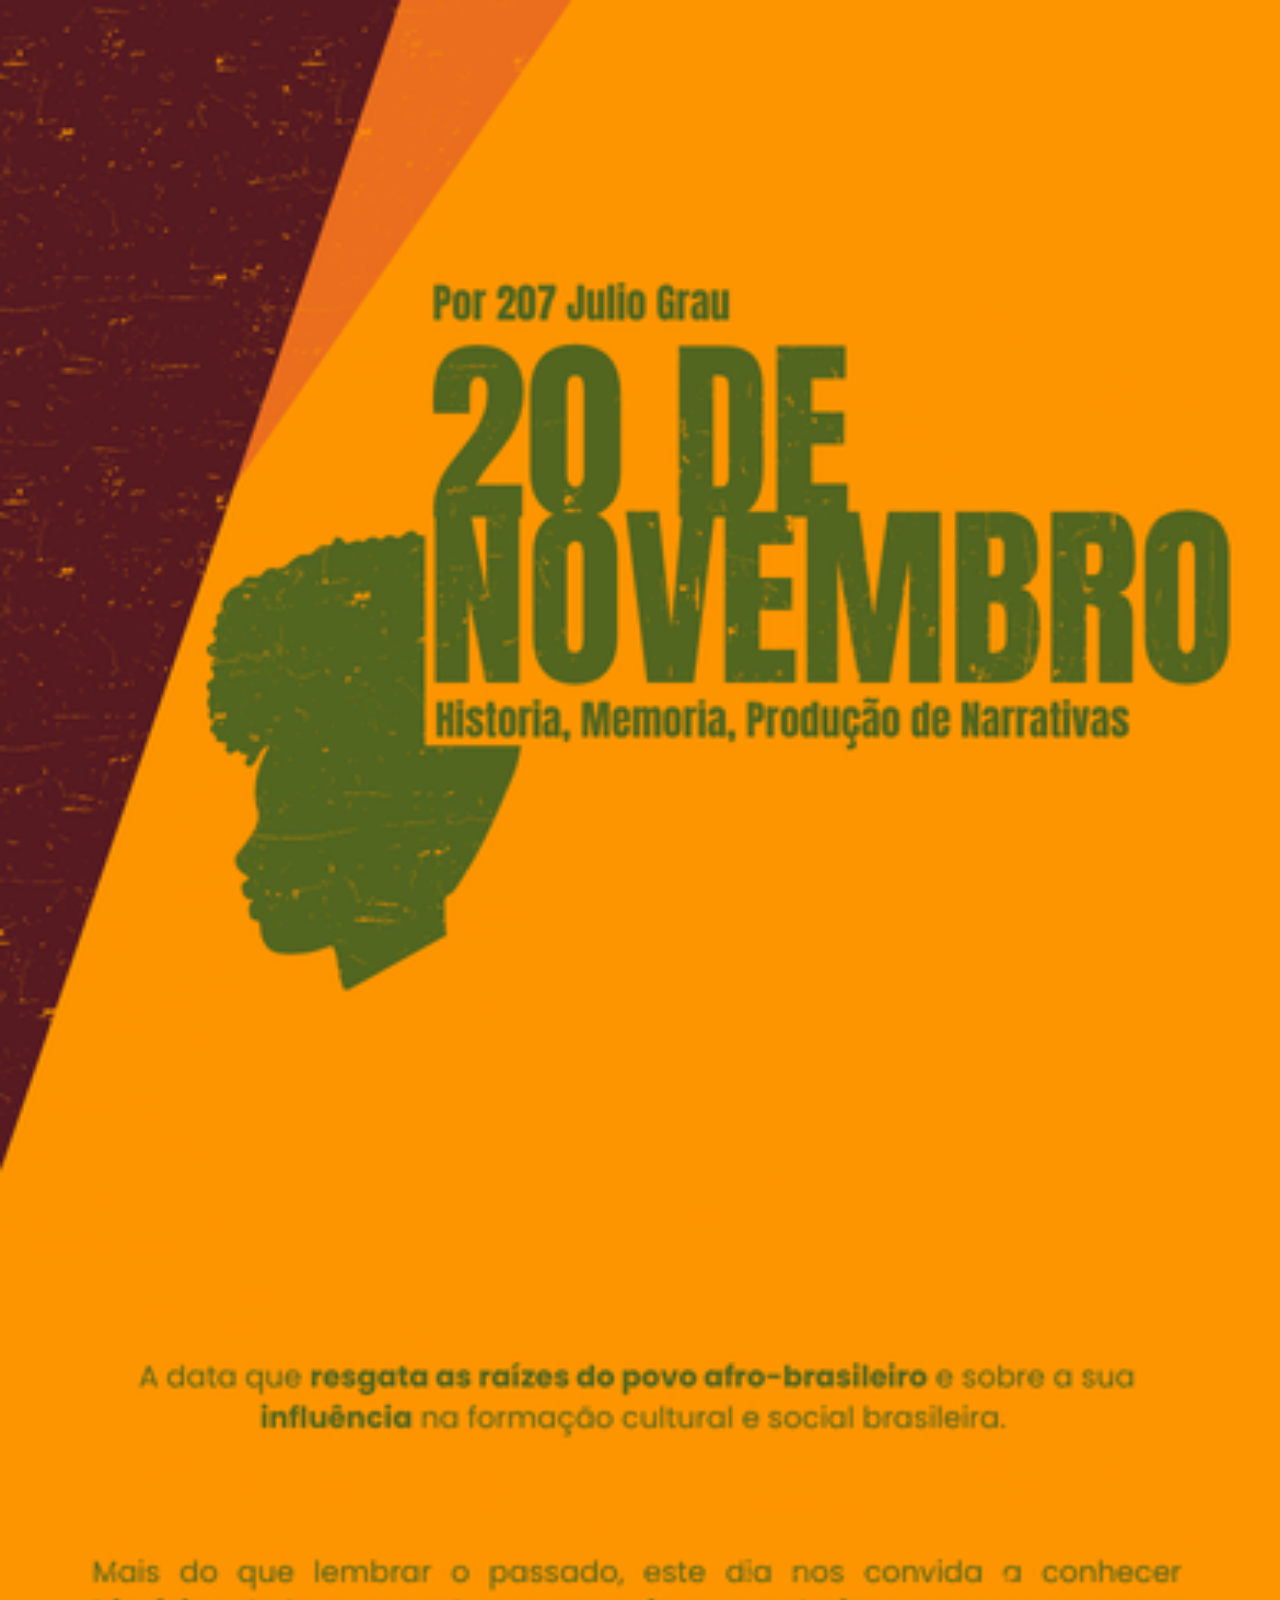
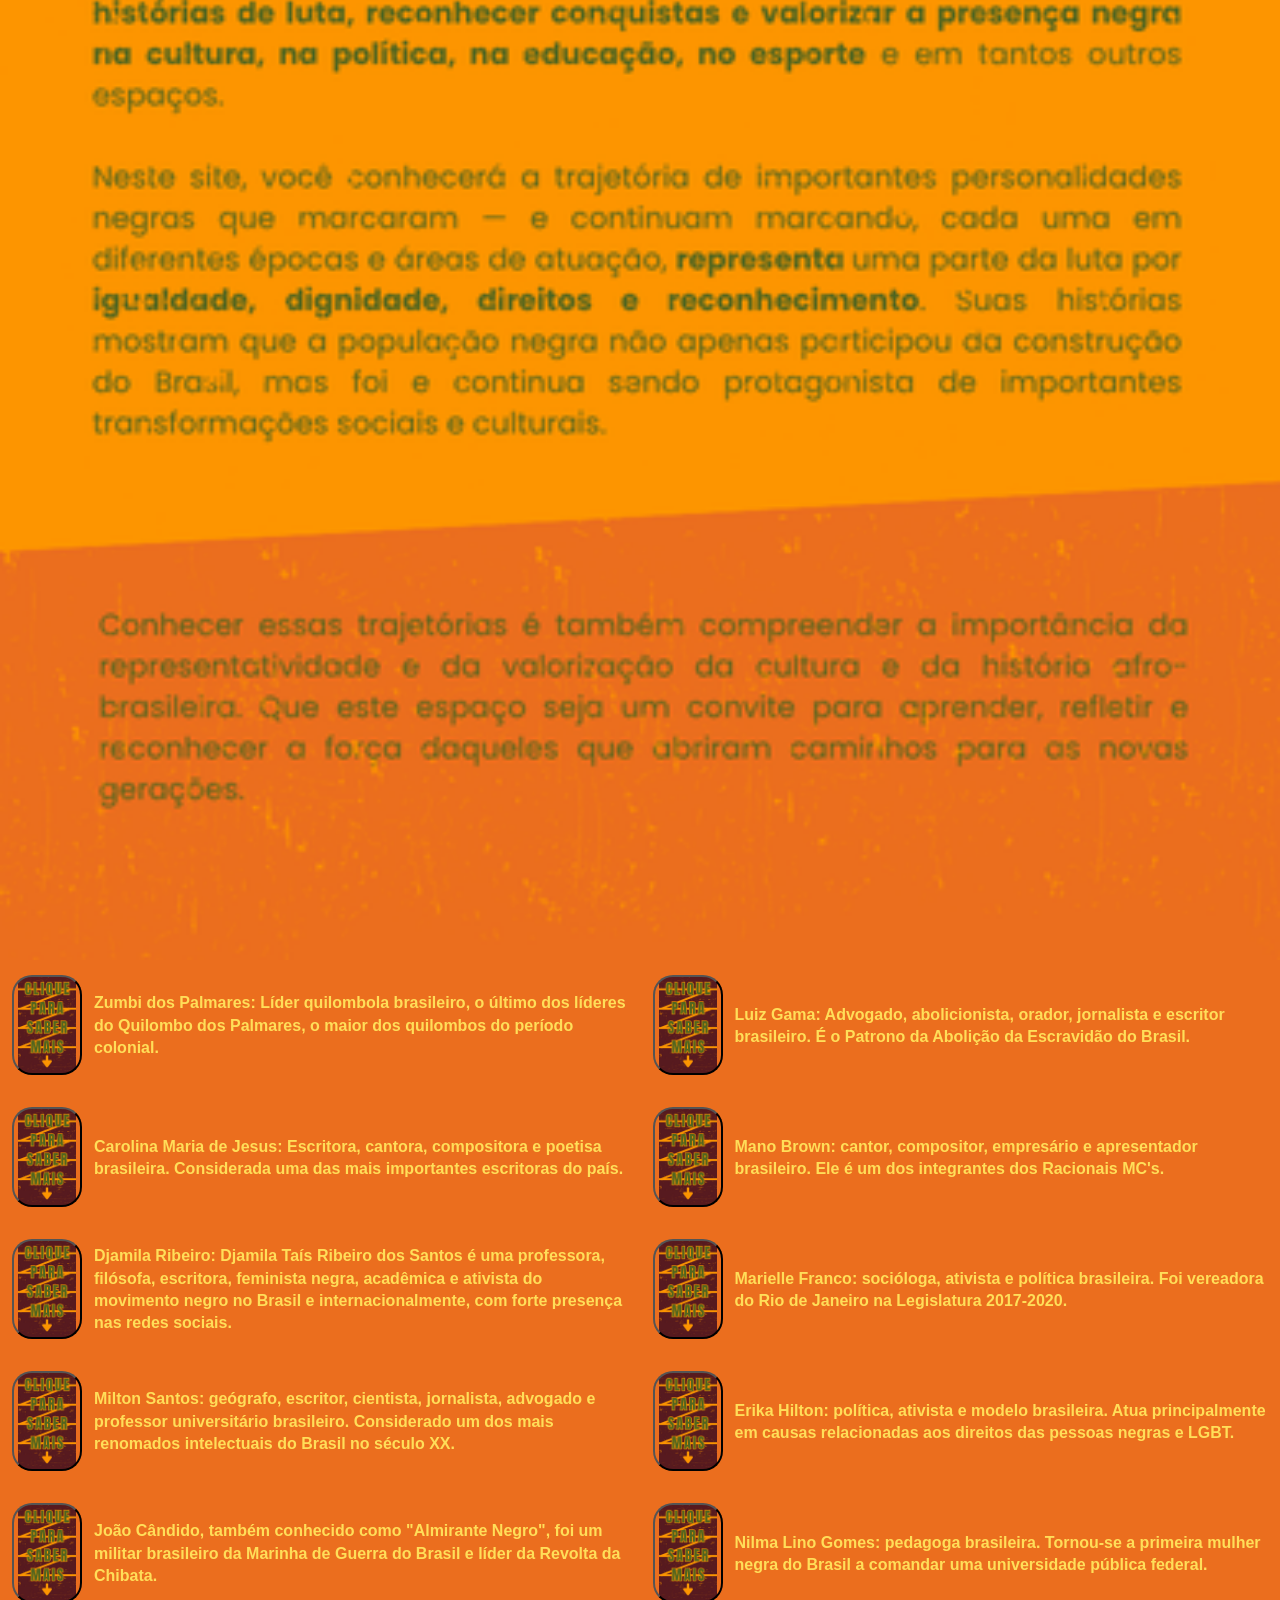
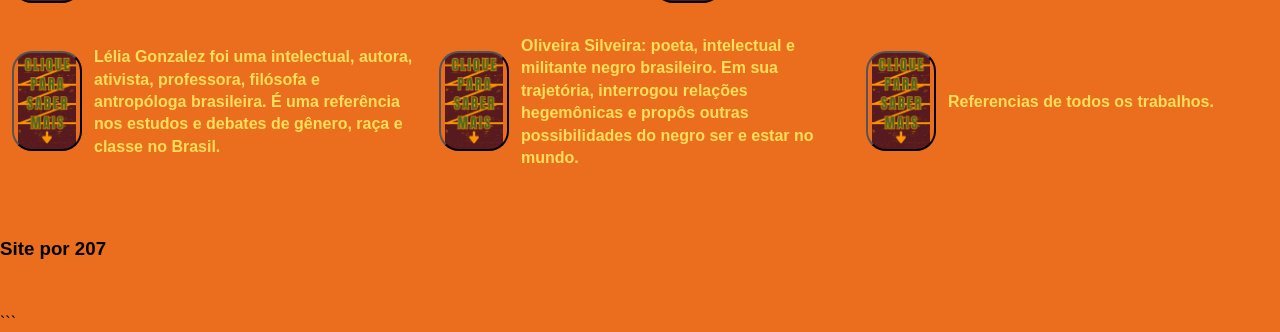
<file: index.html>
<!DOCTYPE html>
<html lang="pt-BR">

<head>
    <meta charset="UTF-8">
    <meta name="viewport" content="width=device-width, initial-scale=1.0">

    <link rel="stylesheet" href="sdas.css">

    <title>Personalidades Negras</title>
</head>

<body>

    <div class="imagens">
        <img src="1.png" width="390" height="390">
        <img src="2.png"  width="390" height="390">
    </div>


    <main class="container">

        <div class="div">

            <div class="perso">
                <a href="Zumbi dos Palmares.pdf"><button type="button"></button></a>

                <h4>
                    Zumbi dos Palmares: Líder quilombola brasileiro,
                    o último dos líderes do Quilombo dos Palmares,
                    o maior dos quilombos do período colonial.
                </h4>
            </div>


            <div class="perso">
                <a href="luis gama folder_20260908_202820_0000.pdf">
                    <button type="button"></button>
                </a>

                <h4>
                    Luiz Gama: Advogado, abolicionista, orador,
                    jornalista e escritor brasileiro. É o Patrono
                    da Abolição da Escravidão do Brasil.
                </h4>
            </div>

        </div>


        <div class="div">

            <div class="perso">
                <a href="CAROLINA MARIA DE JESUS.pdf">
                    <button type="button"></button>
                </a>

                <h4>
                    Carolina Maria de Jesus: Escritora, cantora,
                    compositora e poetisa brasileira. Considerada
                    uma das mais importantes escritoras do país.
                </h4>
            </div>


            <div class="perso">
                <a href="Mano Brown — folder_20260908_231425_0000.pdf">
                    <button type="button"></button>
                </a>

                <h4>
                    Mano Brown: cantor, compositor, empresário
                    e apresentador brasileiro. Ele é um dos
                    integrantes dos Racionais MC's.
                </h4>
            </div>

        </div>


        <div class="div">

            <div class="perso">
                <a href="Pablo e Helen - Djamila Ribeiro .pdf"><button type="button"></button></a>

                <h4>
                    Djamila Ribeiro: Djamila Taís Ribeiro dos Santos é uma professora, filósofa, escritora, feminista negra, acadêmica e ativista do movimento negro no Brasil e internacionalmente, com forte presença nas redes sociais.
                </h4>
            </div>


            <div class="perso">
                <a href="DOC-20260910-WA0033 (1).pdf"><button type="button"></button></a>

                <h4>
                    Marielle Franco: socióloga, ativista e política
                    brasileira. Foi vereadora do Rio de Janeiro
                    na Legislatura 2017-2020.
                </h4>
            </div>

        </div>


        <div class="div">

            <div class="perso">
                <a href="Pesquisa Milton Santos.pdf"><button type="button"></button></a>

                <h4>
                    Milton Santos: geógrafo, escritor, cientista,
                    jornalista, advogado e professor universitário
                    brasileiro. Considerado um dos mais renomados
                    intelectuais do Brasil no século XX.
                </h4>
            </div>


            <div class="perso">
                <a href="ERIKA HILTON.pdf">
                    <button type="button"></button>
                </a>

                <h4>
                    Erika Hilton: política, ativista e modelo
                    brasileira. Atua principalmente em causas
                    relacionadas aos direitos das pessoas negras
                    e LGBT.
                </h4>
            </div>

        </div>


        <div class="div">

            <div class="perso">
                <a href="PESQUISA - JOÃO CÂNDIDO - Léo Schutz e Eric Ryan..pdf"><button type="button"></button></a>

                <h4>
                    João Cândido, também conhecido como
                    "Almirante Negro", foi um militar brasileiro
                    da Marinha de Guerra do Brasil e líder da
                    Revolta da Chibata.
                </h4>
            </div>


            <div class="perso">
                <a href="Trabalho_Nilma_Lino_Gomes_ABNT.docx_20260908_200050_0000.pdf">
                    <button type="button"></button>
                </a>

                <h4>
                    Nilma Lino Gomes: pedagoga brasileira.
                    Tornou-se a primeira mulher negra do Brasil
                    a comandar uma universidade pública federal.
                </h4>
            </div>

        </div>


        <div class="div">
            <div class="perso">
                <a href="Trabalho_ABNT_Lelia_Gonzalez (1).pdf"><button type="button"></button></a>

                <h4>
                    Lélia Gonzalez foi uma intelectual, autora, ativista, professora, filósofa e antropóloga brasileira. É uma referência nos estudos e debates de gênero, raça e classe no Brasil.
                </h4>
            </div>

            <div class="perso">
                <a href="OLIVEIRA SILVEIRA – VIDA, TRAJETÓRIA, IDEIAS E LEGADO (1).pdf"><button type="button"></button></a>

                <h4>
                    Oliveira Silveira: poeta, intelectual e militante
                    negro brasileiro. Em sua trajetória, interrogou
                    relações hegemônicas e propôs outras possibilidades
                    do negro ser e estar no mundo.
                </h4>
            </div>
            <div class="perso">
                <a href="REFERÊNCIAS FANZINE TURMA 207.pdf"><button type="button"></button></a>

                <h4>
                    Referencias de todos os trabalhos.
                </h4>
            </div>
        </div>

    </main>

</body>
<footer>
    <br>
    <br>
    <br>
    <h3>Site por 207</h3>
    <br>
    <br>
    <br>
</footer>
</html>
```
</button>
</file>
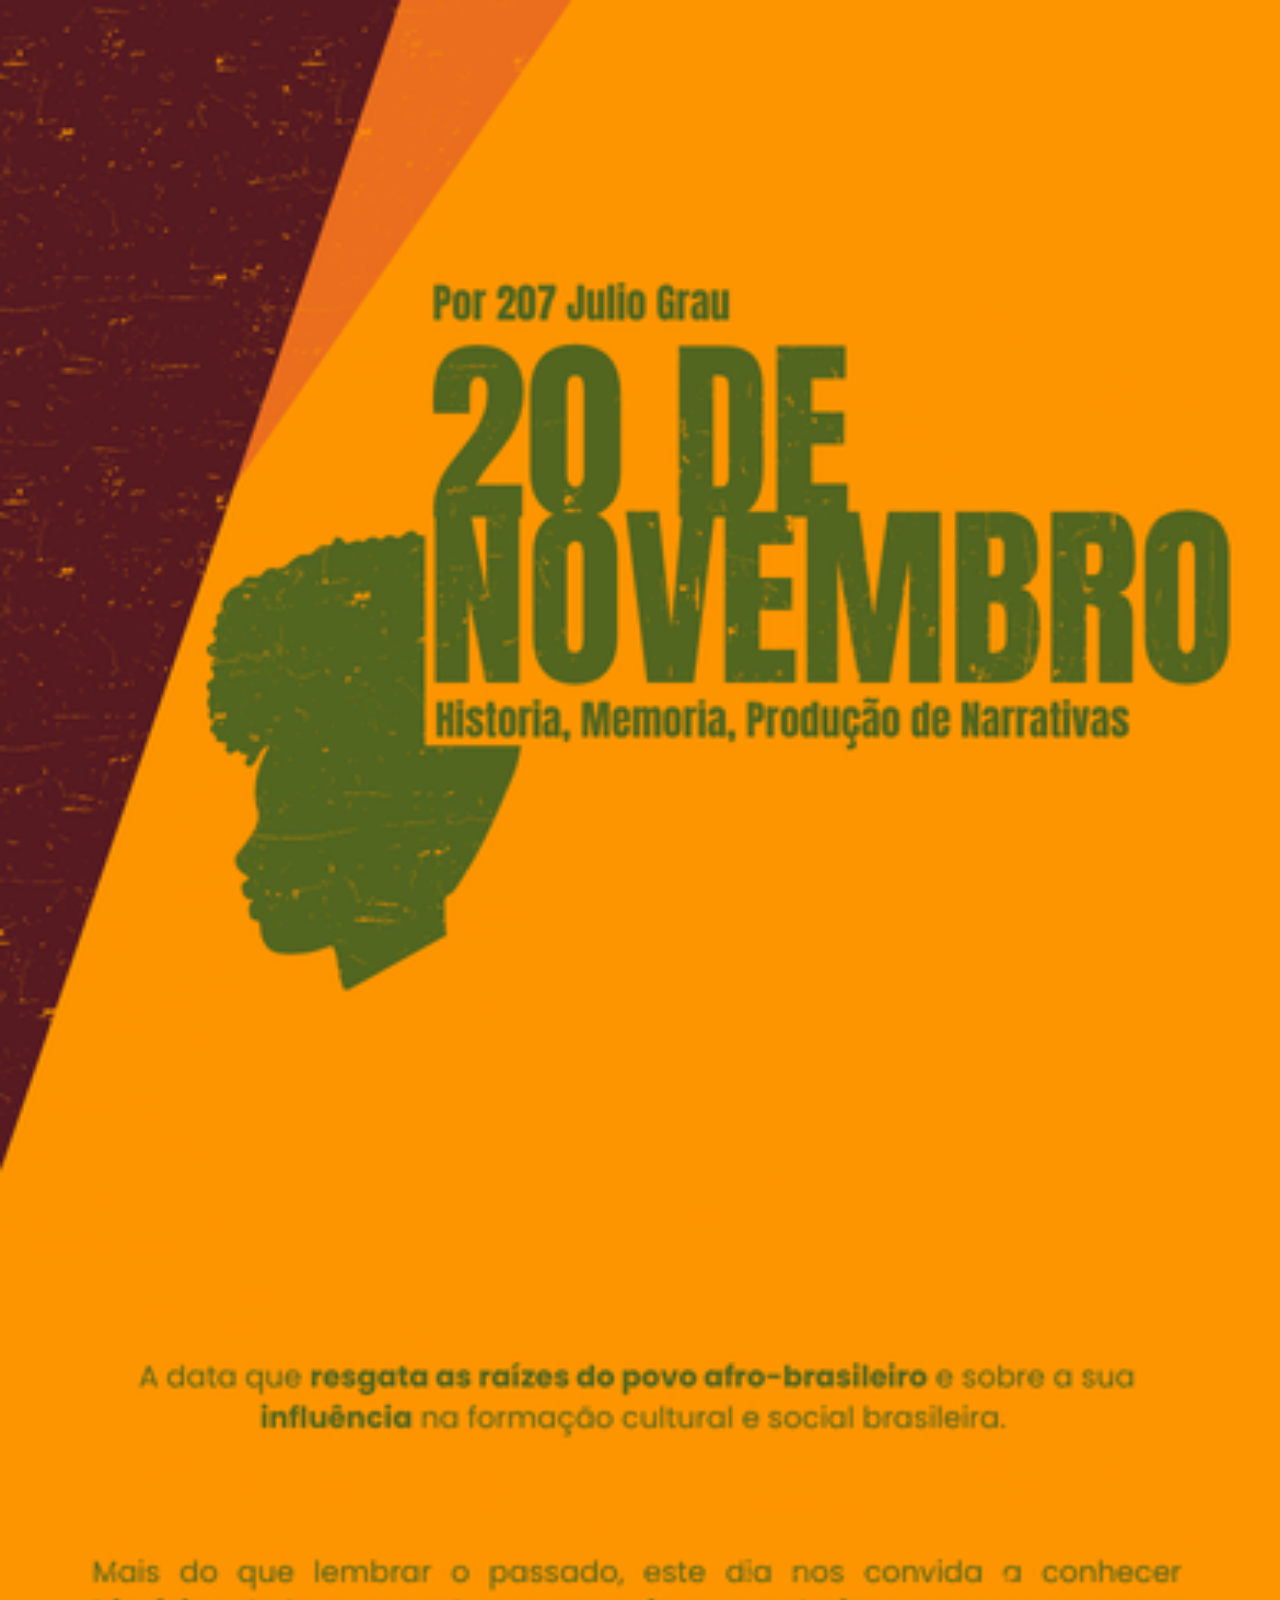
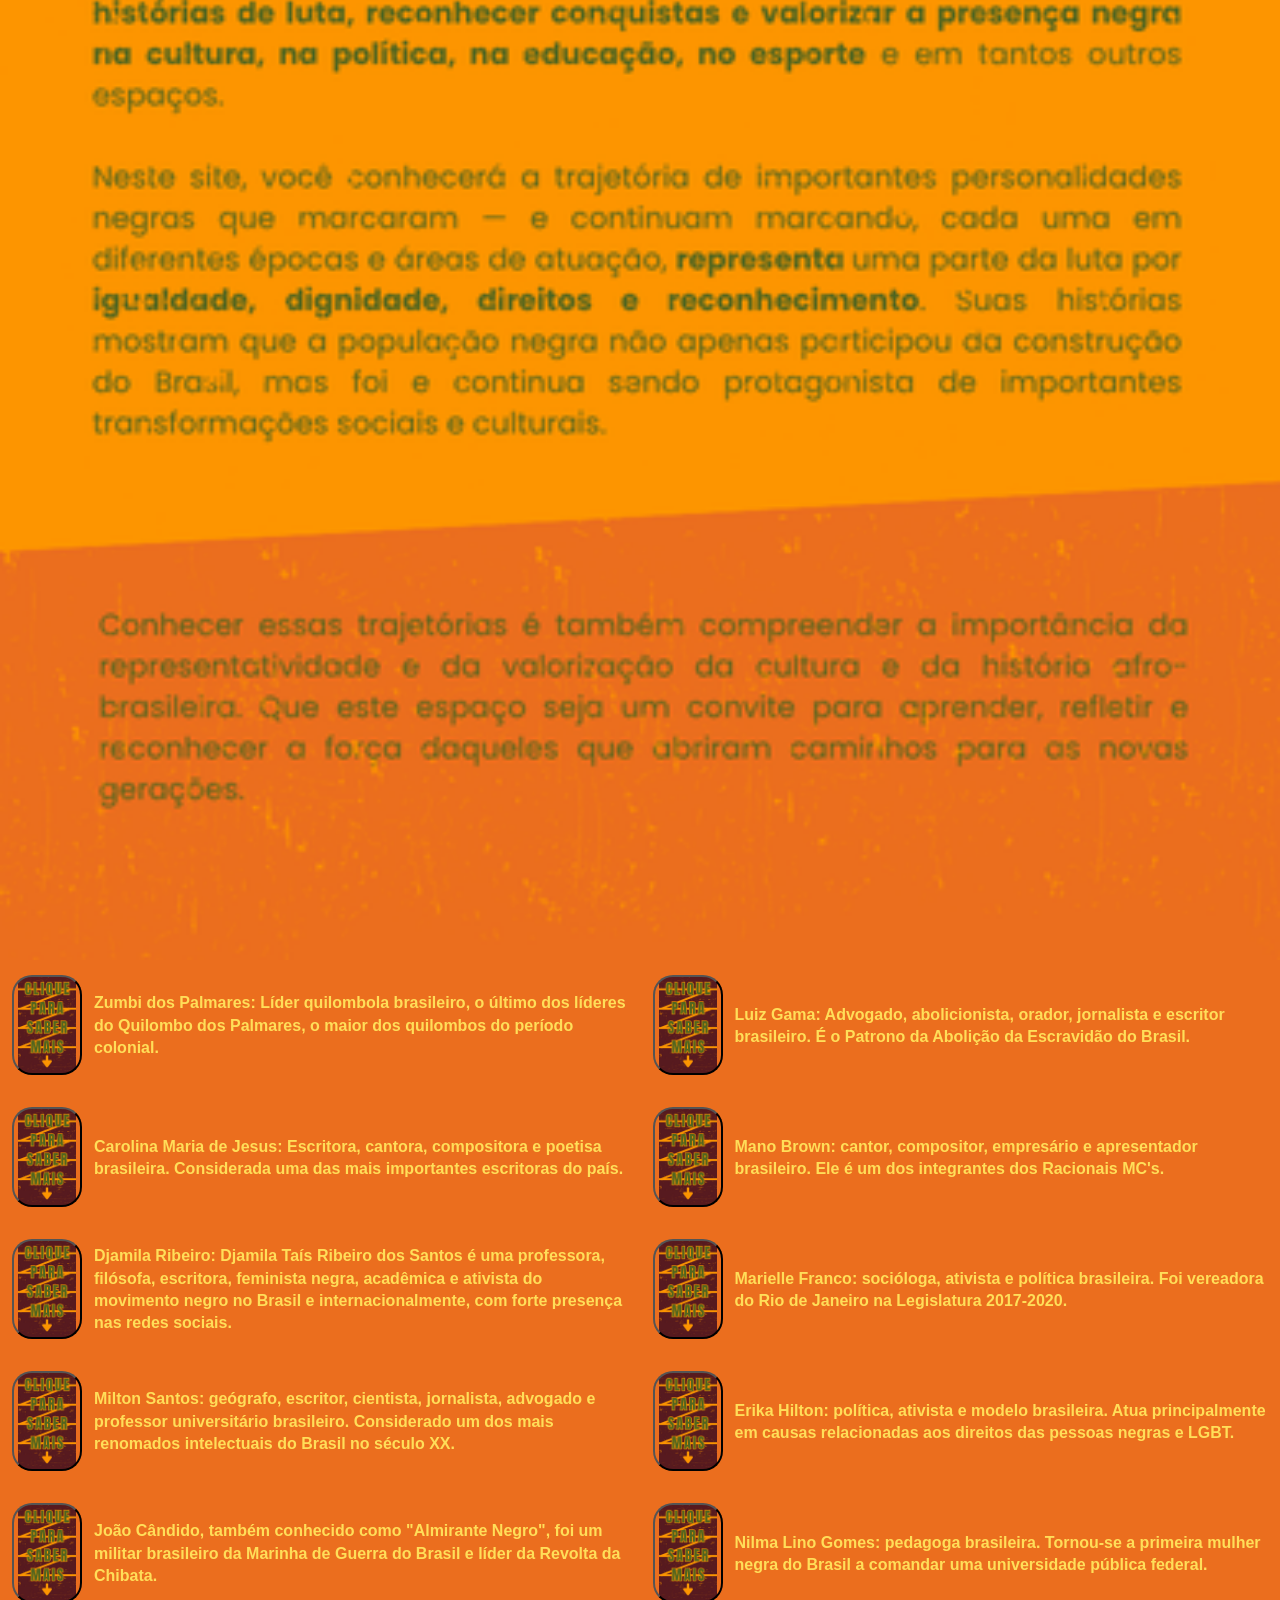
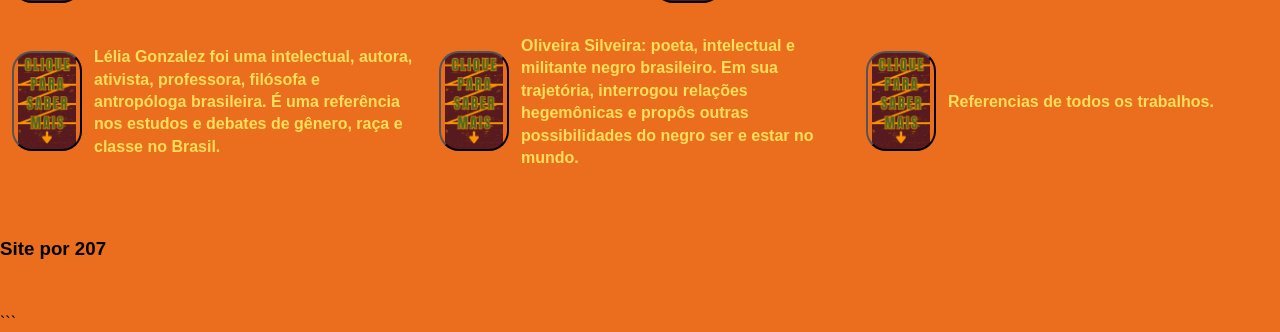
<file: dfd.html>
<!DOCTYPE html>
<html lang="pt-BR">

<head>
    <meta charset="UTF-8">
    <meta name="viewport" content="width=device-width, initial-scale=1.0">

    <link rel="stylesheet" href="sdas.css">

    <title>Personalidades Negras</title>
</head>

<body>

    <div class="imagens">
        <img src="1.png" width="390" height="390">
        <img src="2.png"  width="390" height="390">
    </div>


    <main class="container">

        <div class="div">

            <div class="perso">
                <a href="Zumbi dos Palmares.pdf"><button type="button"></button></a>

                <h4>
                    Zumbi dos Palmares: Líder quilombola brasileiro,
                    o último dos líderes do Quilombo dos Palmares,
                    o maior dos quilombos do período colonial.
                </h4>
            </div>


            <div class="perso">
                <a href="luis gama folder_20260908_202820_0000.pdf">
                    <button type="button"></button>
                </a>

                <h4>
                    Luiz Gama: Advogado, abolicionista, orador,
                    jornalista e escritor brasileiro. É o Patrono
                    da Abolição da Escravidão do Brasil.
                </h4>
            </div>

        </div>


        <div class="div">

            <div class="perso">
                <a href="CAROLINA MARIA DE JESUS.pdf">
                    <button type="button"></button>
                </a>

                <h4>
                    Carolina Maria de Jesus: Escritora, cantora,
                    compositora e poetisa brasileira. Considerada
                    uma das mais importantes escritoras do país.
                </h4>
            </div>


            <div class="perso">
                <a href="Mano Brown — folder_20260908_231425_0000.pdf">
                    <button type="button"></button>
                </a>

                <h4>
                    Mano Brown: cantor, compositor, empresário
                    e apresentador brasileiro. Ele é um dos
                    integrantes dos Racionais MC's.
                </h4>
            </div>

        </div>


        <div class="div">

            <div class="perso">
                <a href="Pablo e Helen - Djamila Ribeiro .pdf"><button type="button"></button></a>

                <h4>
                    Djamila Ribeiro: Djamila Taís Ribeiro dos Santos é uma professora, filósofa, escritora, feminista negra, acadêmica e ativista do movimento negro no Brasil e internacionalmente, com forte presença nas redes sociais.
                </h4>
            </div>


            <div class="perso">
                <a href="DOC-20260910-WA0033 (1).pdf"><button type="button"></button></a>

                <h4>
                    Marielle Franco: socióloga, ativista e política
                    brasileira. Foi vereadora do Rio de Janeiro
                    na Legislatura 2017-2020.
                </h4>
            </div>

        </div>


        <div class="div">

            <div class="perso">
                <a href="Pesquisa Milton Santos.pdf"><button type="button"></button></a>

                <h4>
                    Milton Santos: geógrafo, escritor, cientista,
                    jornalista, advogado e professor universitário
                    brasileiro. Considerado um dos mais renomados
                    intelectuais do Brasil no século XX.
                </h4>
            </div>


            <div class="perso">
                <a href="ERIKA HILTON.pdf">
                    <button type="button"></button>
                </a>

                <h4>
                    Erika Hilton: política, ativista e modelo
                    brasileira. Atua principalmente em causas
                    relacionadas aos direitos das pessoas negras
                    e LGBT.
                </h4>
            </div>

        </div>


        <div class="div">

            <div class="perso">
                <a href="PESQUISA - JOÃO CÂNDIDO - Léo Schutz e Eric Ryan..pdf"><button type="button"></button></a>

                <h4>
                    João Cândido, também conhecido como
                    "Almirante Negro", foi um militar brasileiro
                    da Marinha de Guerra do Brasil e líder da
                    Revolta da Chibata.
                </h4>
            </div>


            <div class="perso">
                <a href="Trabalho_Nilma_Lino_Gomes_ABNT.docx_20260908_200050_0000.pdf">
                    <button type="button"></button>
                </a>

                <h4>
                    Nilma Lino Gomes: pedagoga brasileira.
                    Tornou-se a primeira mulher negra do Brasil
                    a comandar uma universidade pública federal.
                </h4>
            </div>

        </div>


        <div class="div">
            <div class="perso">
                <a href="Trabalho_ABNT_Lelia_Gonzalez (1).pdf"><button type="button"></button></a>

                <h4>
                    Lélia Gonzalez foi uma intelectual, autora, ativista, professora, filósofa e antropóloga brasileira. É uma referência nos estudos e debates de gênero, raça e classe no Brasil.
                </h4>
            </div>

            <div class="perso">
                <a href="OLIVEIRA SILVEIRA – VIDA, TRAJETÓRIA, IDEIAS E LEGADO (1).pdf"><button type="button"></button></a>

                <h4>
                    Oliveira Silveira: poeta, intelectual e militante
                    negro brasileiro. Em sua trajetória, interrogou
                    relações hegemônicas e propôs outras possibilidades
                    do negro ser e estar no mundo.
                </h4>
            </div>
            <div class="perso">
                <a href="REFERÊNCIAS FANZINE TURMA 207.pdf"><button type="button"></button></a>

                <h4>
                    Referencias de todos os trabalhos.
                </h4>
            </div>
        </div>

    </main>

</body>
<footer>
    <br>
    <br>
    <br>
    <h3>Site por 207</h3>
    <br>
    <br>
    <br>
</footer>
</html>
```
</button>
</file>
<file: sdas.css>
/* =========================
   CONFIGURAÇÃO GERAL
========================= */

* {
    margin: 0;
    padding: 0;
    box-sizing: border-box;

    font-family: 'Segoe UI', Tahoma, Geneva, Verdana, sans-serif;
}

body {
    background-color: #eb6e1e;
    width: 100%;
    overflow-x: hidden;
}


/* =========================
   IMAGENS DO TOPO
========================= */

img {
    display: block;
    width: 100%;
    height: auto;
}


/* =========================
   GRUPOS
========================= */

.div {
    width: 100%;

    display: flex;
    justify-content: center;
    align-items: stretch;

    gap: 25px;

    padding: 15px 12px;
}


/* =========================
   CADA PERSONAGEM
========================= */

.perso {
    width: 50%;

    display: flex;
    align-items: center;
    justify-content: center;

    gap: 12px;
}


/* =========================
   TEXTO
========================= */

h4 {
    color: #ffde59;

    margin: 0;

    width: auto;
    flex: 1;

    font-size: 16px;
    line-height: 1.4;

    font-weight: 600;
}


/* =========================
   BOTÃO
========================= */

button {
    width: 70px;
    height: 100px;

    flex-shrink: 0;

    background-color: transparent;

    background-image: url("Clique para saber mais.png");
    background-repeat: no-repeat;
    background-position: center;
    background-size: contain;

    border-radius: 20px;

    cursor: pointer;

    transition: transform 0.2s ease;
}

button:hover {
    transform: scale(1.1);
}

button:active {
    transform: scale(0.95);
}


/* =========================
   PARTE FINAL
========================= */

.uni {
    width: 100%;

    display: flex;
    align-items: center;
    justify-content: center;

    padding: 20px 12px;

    gap: 12px;
}


/* =========================
   CELULAR
========================= */

@media (max-width: 600px) {

    .div {
        /* Um personagem por linha */
        flex-direction: column;

        width: 100%;

        gap: 18px;

        padding: 10px 8px;
    }


    .perso {
        width: 100%;

        display: flex;
        flex-direction: row;

        align-items: center;
        justify-content: flex-start;

        gap: 12px;

        padding: 0;
    }


    button {
        width: 72px;
        height: 105px;

        flex-shrink: 0;
    }


    h4 {
        flex: 1;

        width: auto;

        margin: 0;

        font-size: 15px;
        line-height: 1.4;

        text-align: left;
    }


    h3{
        color: #ffde59;
        
        flex: 1;

        width: auto;

        margin: 0;

        font-size: 15px;
        line-height: 1.4;

        text-align: center;
    }
  
}
</file>
